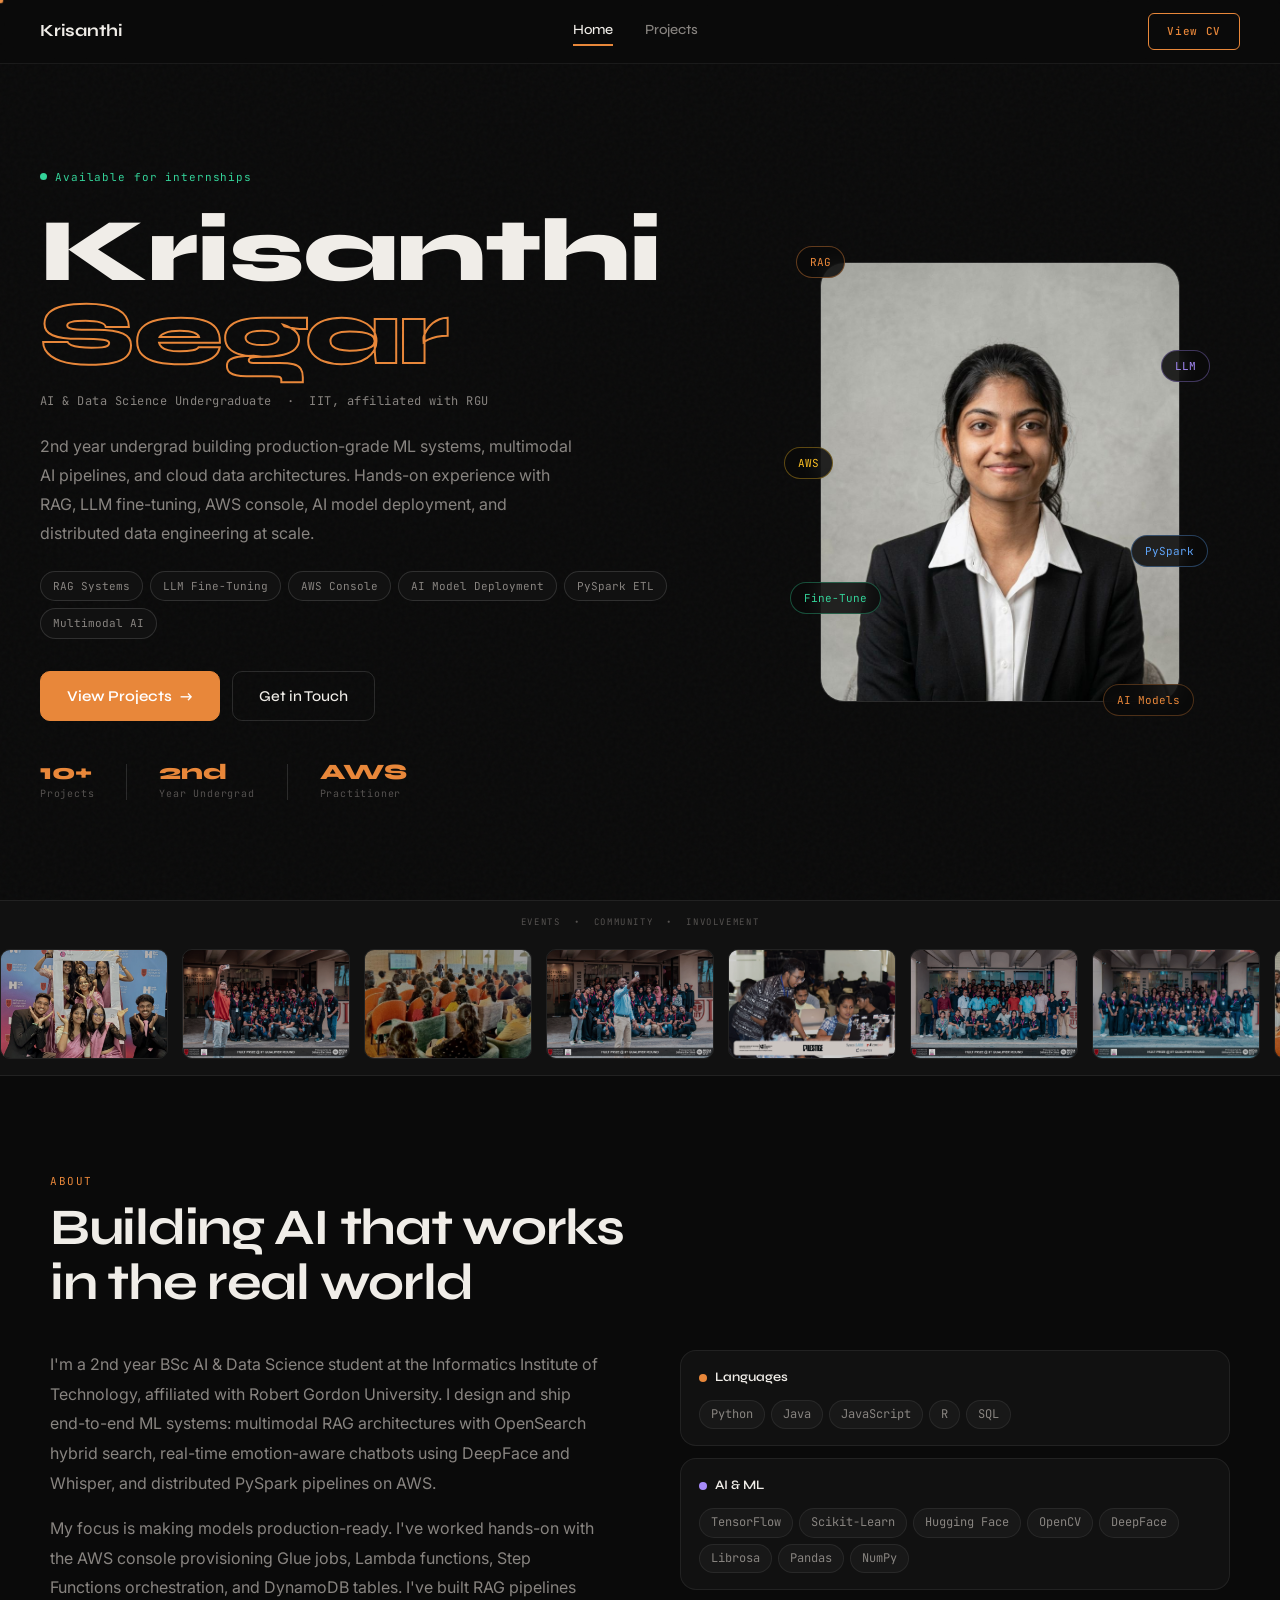
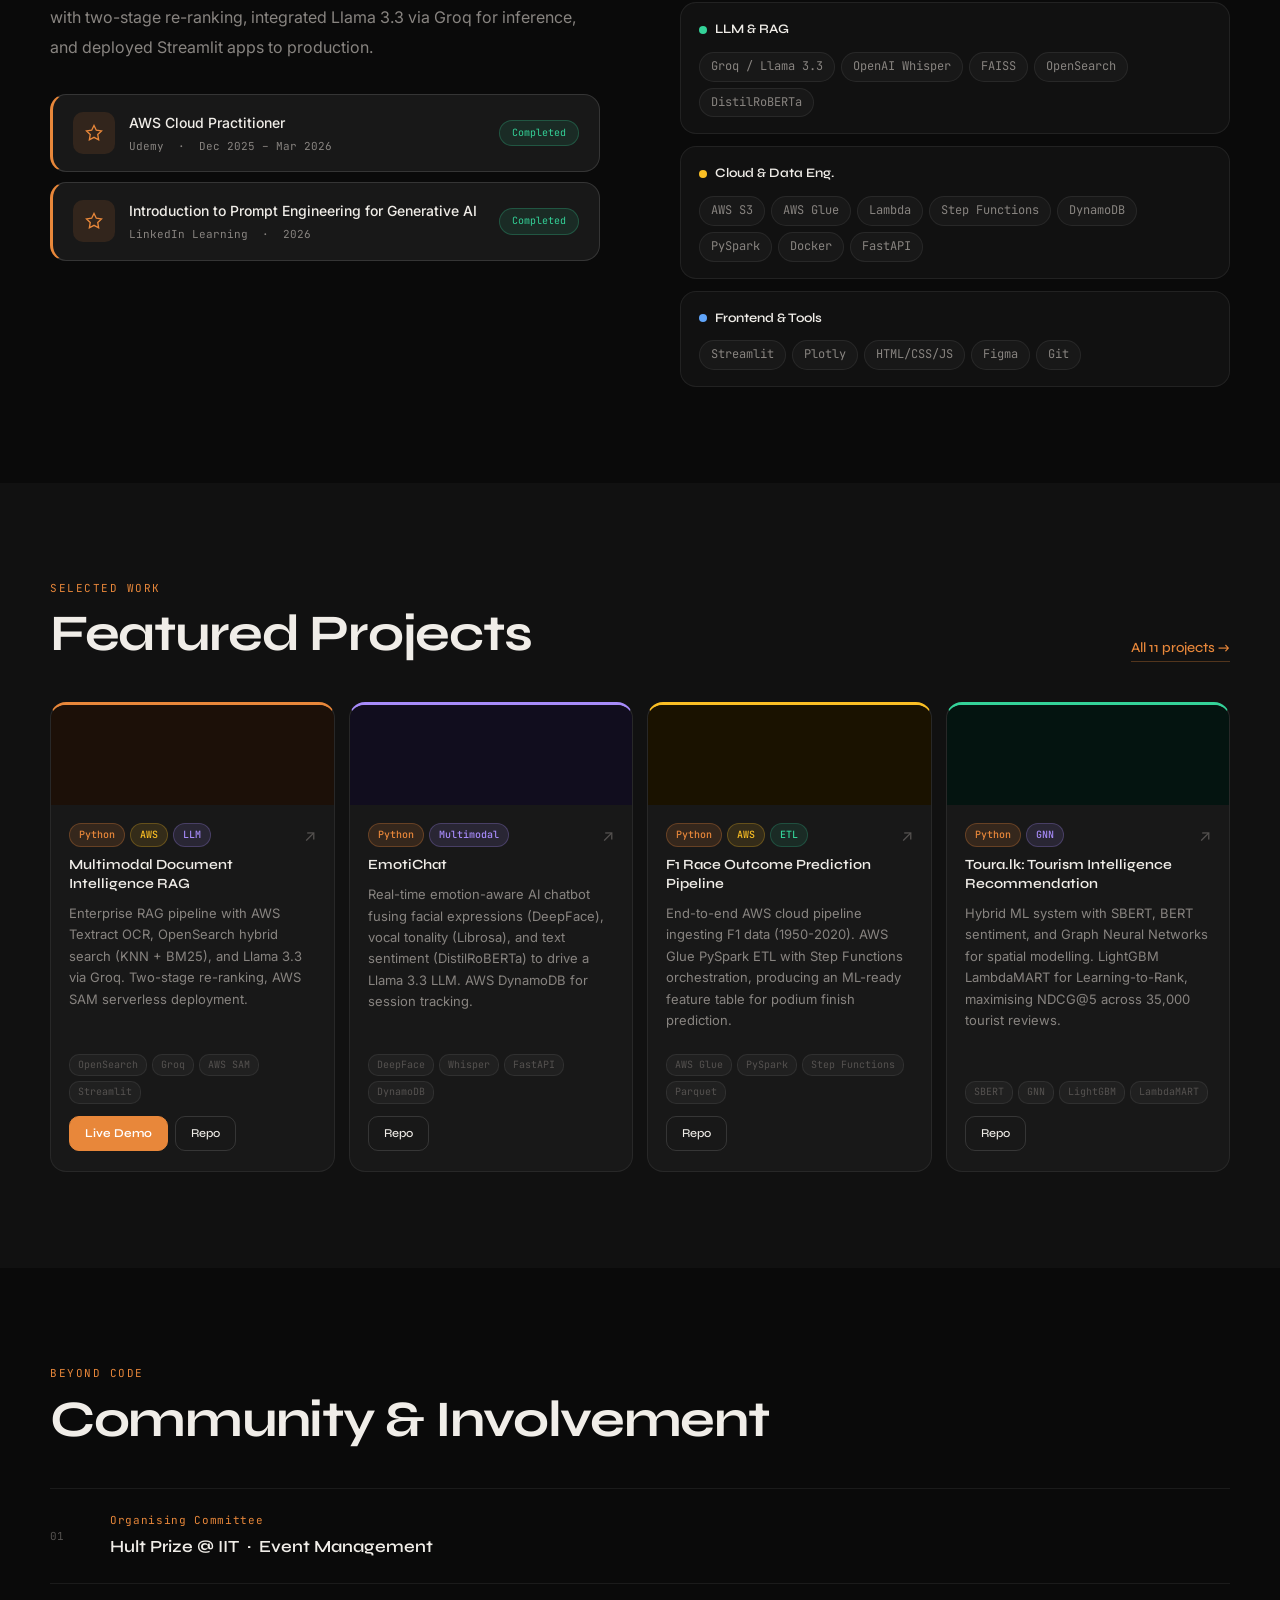
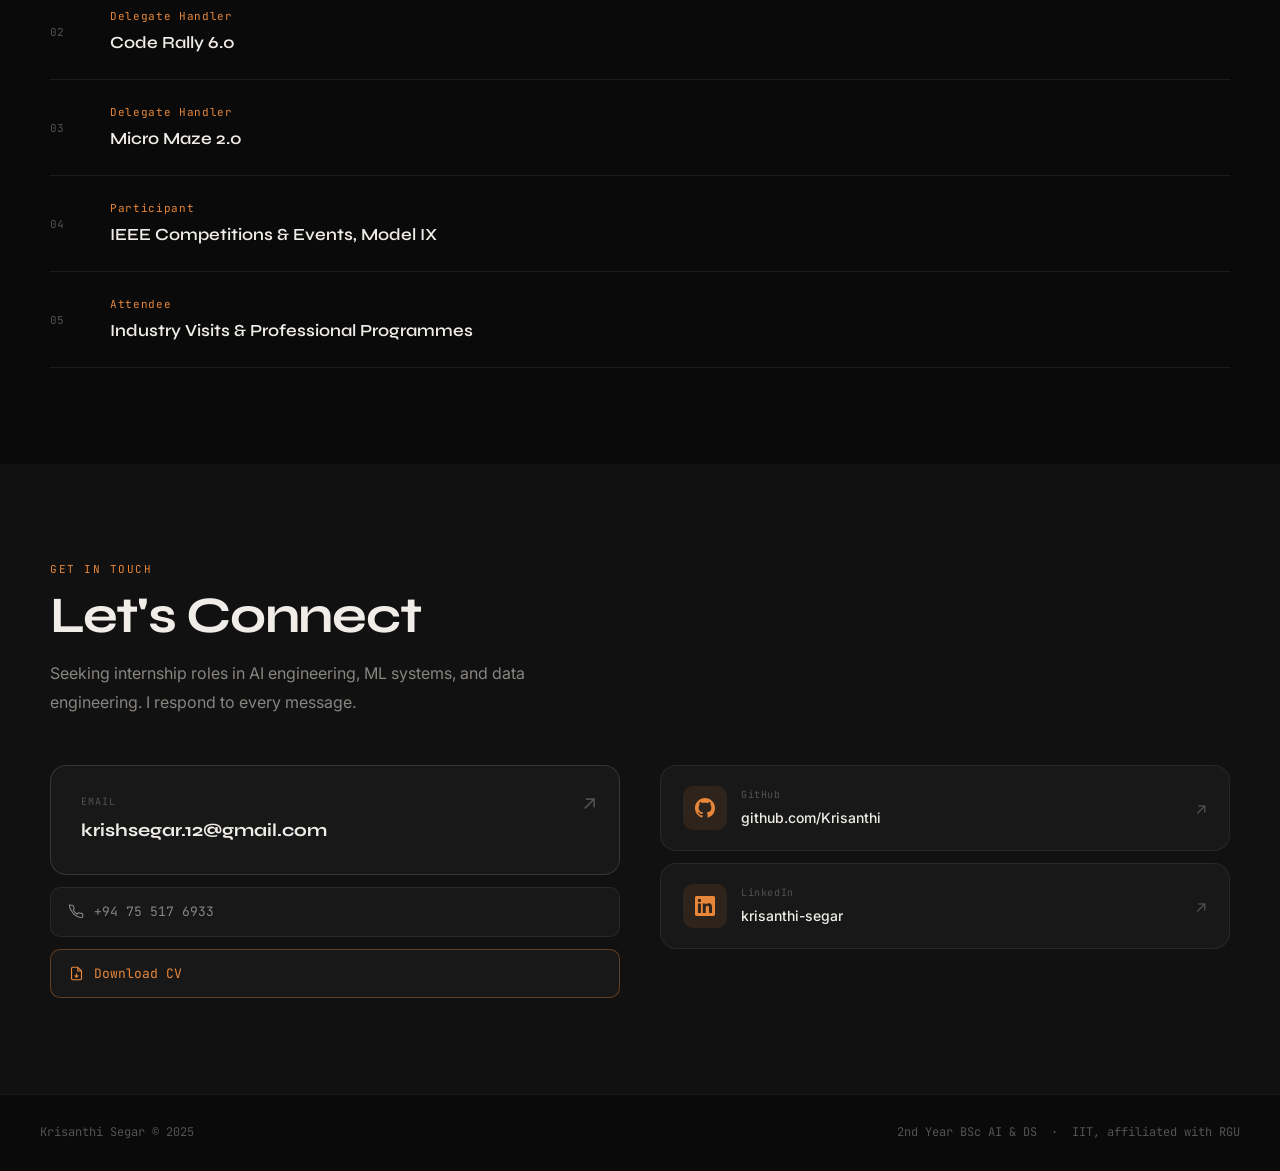
<file: index.html>
<!DOCTYPE html>
<html lang="en">
<head>
  <meta charset="UTF-8">
  <meta name="viewport" content="width=device-width, initial-scale=1.0">
  <title>Krisanthi Segar | AI &amp; Data Science</title>
  <link rel="preconnect" href="https://fonts.googleapis.com">
  <link rel="preconnect" href="https://fonts.gstatic.com" crossorigin>
  <link href="https://fonts.googleapis.com/css2?family=Syne:wght@400;500;600;700;800&family=Inter:wght@300;400;500&family=JetBrains+Mono:wght@400;500&display=swap" rel="stylesheet">
  <link rel="stylesheet" href="css/style.css">
</head>
<body>

<div class="cursor" id="cursor"></div>

<!-- NAV -->
<nav class="nav" id="nav">
  <a href="index.html" class="nav-logo">Krisanthi</a>
  <div class="nav-links">
    <a href="index.html" class="nav-link active">Home</a>
    <a href="projects.html" class="nav-link">Projects</a>
  </div>
  <a href="assets/cv.pdf" target="_blank" class="nav-hire">View CV</a>
</nav>

<!-- ══════════ HERO ══════════ -->
<section class="hero">
  <div class="hero-noise"></div>

  <div class="hero-left">
    <div class="hero-status">
      <span class="pulse"></span>Available for internships
    </div>
    <h1 class="hero-h1">
      <span class="h1-top">Krisanthi</span>
      <span class="h1-btm">Segar</span>
    </h1>
    <p class="hero-tag">AI &amp; Data Science Undergraduate &nbsp;·&nbsp; IIT, affiliated with RGU</p>
    <p class="hero-bio">
      2nd year undergrad building production-grade ML systems, multimodal AI pipelines, and cloud data architectures. Hands-on experience with RAG, LLM fine-tuning, AWS console, AI model deployment, and distributed data engineering at scale.
    </p>

    <div class="xp-pills">
      <span class="xp">RAG Systems</span>
      <span class="xp">LLM Fine-Tuning</span>
      <span class="xp">AWS Console</span>
      <span class="xp">AI Model Deployment</span>
      <span class="xp">PySpark ETL</span>
      <span class="xp">Multimodal AI</span>
    </div>

    <div class="hero-btns">
      <a href="projects.html" class="btn-fill">View Projects <span class="arr">&#8594;</span></a>
      <a href="#contact" class="btn-line">Get in Touch</a>
    </div>

    <div class="hero-stats">
      <div class="hstat">
        <span class="hstat-n">10+</span>
        <span class="hstat-l">Projects</span>
      </div>
      <div class="hstat-div"></div>
      <div class="hstat">
        <span class="hstat-n">2nd</span>
        <span class="hstat-l">Year Undergrad</span>
      </div>
      <div class="hstat-div"></div>
      <div class="hstat">
        <span class="hstat-n">AWS</span>
        <span class="hstat-l">Practitioner</span>
      </div>
    </div>
  </div>

  <div class="hero-right">
    <div class="hero-img-wrap">
      <img src="assets/profile.jpg" alt="Krisanthi Segar" class="hero-img" onerror="this.style.display='none';document.getElementById('fallback').style.display='flex'">
      <div class="hero-img-fallback" id="fallback">KS</div>

      <!-- floating skill nodes -->
      <div class="fnode fn1">RAG</div>
      <div class="fnode fn2">LLM</div>
      <div class="fnode fn3">AWS</div>
      <div class="fnode fn4">PySpark</div>
      <div class="fnode fn5">Fine-Tune</div>
      <div class="fnode fn6">AI Models</div>
    </div>
  </div>
</section>

<!-- ══════════ TAPE ══════════ -->
<div class="tape-wrap">
  <p class="tape-eyebrow">Events &nbsp;&bull;&nbsp; Community &nbsp;&bull;&nbsp; Involvement</p>
  <div class="tape-slider">
    <div class="tape-track" id="tapeTrack"></div>
  </div>
</div>

<!-- ══════════ ABOUT + STACK ══════════ -->
<section class="section about-section" id="about">
  <div class="wrap">

    <div class="about-header">
      <p class="eyebrow">About</p>
      <h2 class="sec-h">Building AI that works<br>in the real world</h2>
    </div>

    <div class="about-grid">
      <div class="about-copy">
        <p>I'm a 2nd year BSc AI &amp; Data Science student at the Informatics Institute of Technology, affiliated with Robert Gordon University. I design and ship end-to-end ML systems: multimodal RAG architectures with OpenSearch hybrid search, real-time emotion-aware chatbots using DeepFace and Whisper, and distributed PySpark pipelines on AWS.</p>
        <p>My focus is making models production-ready. I've worked hands-on with the AWS console provisioning Glue jobs, Lambda functions, Step Functions orchestration, and DynamoDB tables. I've built RAG pipelines with two-stage re-ranking, integrated Llama 3.3 via Groq for inference, and deployed Streamlit apps to production.</p>
        <div class="cert-row">
          <div class="cert-ic">
            <svg width="18" height="18" viewBox="0 0 24 24" fill="none" stroke="currentColor" stroke-width="1.8"><path d="M12 2l3.09 6.26L22 9.27l-5 4.87 1.18 6.88L12 17.77l-6.18 3.25L7 14.14 2 9.27l6.91-1.01L12 2z"/></svg>
          </div>
          <div>
            <div class="cert-name">AWS Cloud Practitioner</div>
            <div class="cert-meta">Udemy &nbsp;&middot;&nbsp; Dec 2025 &ndash; Mar 2026</div>
          </div>
          <span class="cert-tag">Completed</span>
        </div>
        <div class="cert-row" style="margin-top:10px">
          <div class="cert-ic">
            <svg width="18" height="18" viewBox="0 0 24 24" fill="none" stroke="currentColor" stroke-width="1.8"><path d="M12 2l3.09 6.26L22 9.27l-5 4.87 1.18 6.88L12 17.77l-6.18 3.25L7 14.14 2 9.27l6.91-1.01L12 2z"/></svg>
          </div>
          <div>
            <div class="cert-name">Introduction to Prompt Engineering for Generative AI</div>
            <div class="cert-meta">LinkedIn Learning &nbsp;&middot;&nbsp; 2026</div>
          </div>
          <span class="cert-tag">Completed</span>
        </div>
      </div>

      <div class="stack-grid">
        <div class="sg-block" style="--dot:#E8873A">
          <div class="sg-head"><span class="sg-dot"></span>Languages</div>
          <div class="sg-chips"><span>Python</span><span>Java</span><span>JavaScript</span><span>R</span><span>SQL</span></div>
        </div>
        <div class="sg-block" style="--dot:#A78BFA">
          <div class="sg-head"><span class="sg-dot"></span>AI &amp; ML</div>
          <div class="sg-chips"><span>TensorFlow</span><span>Scikit-Learn</span><span>Hugging Face</span><span>OpenCV</span><span>DeepFace</span><span>Librosa</span><span>Pandas</span><span>NumPy</span></div>
        </div>
        <div class="sg-block" style="--dot:#34D399">
          <div class="sg-head"><span class="sg-dot"></span>LLM &amp; RAG</div>
          <div class="sg-chips"><span>Groq / Llama 3.3</span><span>OpenAI Whisper</span><span>FAISS</span><span>OpenSearch</span><span>DistilRoBERTa</span></div>
        </div>
        <div class="sg-block" style="--dot:#FBBF24">
          <div class="sg-head"><span class="sg-dot"></span>Cloud &amp; Data Eng.</div>
          <div class="sg-chips"><span>AWS S3</span><span>AWS Glue</span><span>Lambda</span><span>Step Functions</span><span>DynamoDB</span><span>PySpark</span><span>Docker</span><span>FastAPI</span></div>
        </div>
        <div class="sg-block" style="--dot:#60A5FA">
          <div class="sg-head"><span class="sg-dot"></span>Frontend &amp; Tools</div>
          <div class="sg-chips"><span>Streamlit</span><span>Plotly</span><span>HTML/CSS/JS</span><span>Figma</span><span>Git</span></div>
        </div>
      </div>
    </div>
  </div>
</section>

<!-- ══════════ FEATURED PROJECTS (1x4 row) ══════════ -->
<section class="section feat-section">
  <div class="wrap">
    <div class="sec-row">
      <div>
        <p class="eyebrow">Selected Work</p>
        <h2 class="sec-h">Featured Projects</h2>
      </div>
      <a href="projects.html" class="see-all">All 11 projects &#8594;</a>
    </div>

    <!-- 1x4 horizontal row, same card style as projects page -->
    <div class="feat-row">

      <!-- 1 RAG -->
      <article class="pcard" style="--bar:#E8873A">
        <div class="pcard-art feat-art" style="background:#1C1008">
</div>
        <div class="pcard-body">
          <div class="pcard-top">
            <div class="badges"><span class="b b-py">Python</span><span class="b b-aws">AWS</span><span class="b b-ai">LLM</span></div>
            <a href="https://github.com/Krisanthi/Multimodal-Document-Intelligence-RAG-System" target="_blank" class="ext-link">&#8599;</a>
          </div>
          <h3 class="pcard-name">Multimodal Document Intelligence RAG</h3>
          <p class="pcard-desc">Enterprise RAG pipeline with AWS Textract OCR, OpenSearch hybrid search (KNN + BM25), and Llama 3.3 via Groq. Two-stage re-ranking, AWS SAM serverless deployment.</p>
          <div class="ptags"><span>OpenSearch</span><span>Groq</span><span>AWS SAM</span><span>Streamlit</span></div>
          <div class="pbtns">
            <a href="https://multimodal-document-intelligence-rag-system-j9xgrgx8ejsucrmhwx.streamlit.app/#doc-intel-rag" target="_blank" class="btn-fill btn-s">Live Demo</a>
            <a href="https://github.com/Krisanthi/Multimodal-Document-Intelligence-RAG-System" target="_blank" class="btn-line btn-s">Repo</a>
          </div>
        </div>
      </article>

      <!-- 2 EmotiChat -->
      <article class="pcard" style="--bar:#A78BFA">
        <div class="pcard-art feat-art" style="background:#110D1E">
</div>
        <div class="pcard-body">
          <div class="pcard-top">
            <div class="badges"><span class="b b-py">Python</span><span class="b b-ai">Multimodal</span></div>
            <a href="https://github.com/Krisanthi/EmotiChat" target="_blank" class="ext-link">&#8599;</a>
          </div>
          <h3 class="pcard-name">EmotiChat</h3>
          <p class="pcard-desc">Real-time emotion-aware AI chatbot fusing facial expressions (DeepFace), vocal tonality (Librosa), and text sentiment (DistilRoBERTa) to drive a Llama 3.3 LLM. AWS DynamoDB for session tracking.</p>
          <div class="ptags"><span>DeepFace</span><span>Whisper</span><span>FastAPI</span><span>DynamoDB</span></div>
          <div class="pbtns">
            <a href="https://github.com/Krisanthi/EmotiChat" target="_blank" class="btn-line btn-s">Repo</a>
          </div>
        </div>
      </article>

      <!-- 3 F1 Pipeline -->
      <article class="pcard" style="--bar:#FBBF24">
        <div class="pcard-art feat-art" style="background:#1A1200">
</div>
        <div class="pcard-body">
          <div class="pcard-top">
            <div class="badges"><span class="b b-py">Python</span><span class="b b-aws">AWS</span><span class="b b-data">ETL</span></div>
            <a href="https://github.com/Krisanthi/f1-pipeline" target="_blank" class="ext-link">&#8599;</a>
          </div>
          <h3 class="pcard-name">F1 Race Outcome Prediction Pipeline</h3>
          <p class="pcard-desc">End-to-end AWS cloud pipeline ingesting F1 data (1950-2020). AWS Glue PySpark ETL with Step Functions orchestration, producing an ML-ready feature table for podium finish prediction.</p>
          <div class="ptags"><span>AWS Glue</span><span>PySpark</span><span>Step Functions</span><span>Parquet</span></div>
          <div class="pbtns">
            <a href="https://github.com/Krisanthi/f1-pipeline" target="_blank" class="btn-line btn-s">Repo</a>
          </div>
        </div>
      </article>

      <!-- 4 Toura.lk -->
      <article class="pcard" style="--bar:#34D399">
        <div class="pcard-art feat-art" style="background:#041410;">
</div>
        <div class="pcard-body">
          <div class="pcard-top">
            <div class="badges"><span class="b b-py">Python</span><span class="b b-ai">GNN</span></div>
            <a href="https://github.com/Krisanthi/Recommendation-system-Tourism" target="_blank" class="ext-link">&#8599;</a>
          </div>
          <h3 class="pcard-name">Toura.lk: Tourism Intelligence Recommendation</h3>
          <p class="pcard-desc">Hybrid ML system with SBERT, BERT sentiment, and Graph Neural Networks for spatial modelling. LightGBM LambdaMART for Learning-to-Rank, maximising NDCG@5 across 35,000 tourist reviews.</p>
          <div class="ptags"><span>SBERT</span><span>GNN</span><span>LightGBM</span><span>LambdaMART</span></div>
          <div class="pbtns">
            <a href="https://github.com/Krisanthi/Recommendation-system-Tourism" target="_blank" class="btn-line btn-s">Repo</a>
          </div>
        </div>
      </article>

    </div><!-- /feat-row -->
  </div>
</section>

<!-- ══════════ INVOLVEMENT ══════════ -->
<section class="section inv-section">
  <div class="wrap">
    <p class="eyebrow">Beyond Code</p>
    <h2 class="sec-h">Community &amp; Involvement</h2>
    <div class="inv-list">
      <div class="inv-item"><span class="inv-num">01</span><div><div class="inv-role">Organising Committee</div><div class="inv-ev">Hult Prize @ IIT &nbsp;&middot;&nbsp; Event Management</div></div></div>
      <div class="inv-item"><span class="inv-num">02</span><div><div class="inv-role">Delegate Handler</div><div class="inv-ev">Code Rally 6.0</div></div></div>
      <div class="inv-item"><span class="inv-num">03</span><div><div class="inv-role">Delegate Handler</div><div class="inv-ev">Micro Maze 2.0</div></div></div>
      <div class="inv-item"><span class="inv-num">04</span><div><div class="inv-role">Participant</div><div class="inv-ev">IEEE Competitions &amp; Events, Model IX</div></div></div>
      <div class="inv-item"><span class="inv-num">05</span><div><div class="inv-role">Attendee</div><div class="inv-ev">Industry Visits &amp; Professional Programmes</div></div></div>
    </div>
  </div>
</section>

<!-- ══════════ CONTACT ══════════ -->
<section class="section contact-section" id="contact">
  <div class="wrap">
    <p class="eyebrow">Get in Touch</p>
    <h2 class="sec-h contact-h">Let's Connect</h2>
    <p class="contact-lead">Seeking internship roles in AI engineering, ML systems, and data engineering. I respond to every message.</p>

    <div class="contact-layout">

      <!-- left col: email + phone -->
      <div class="contact-main">
        <a href="mailto:krishsegar.12@gmail.com" class="contact-email-btn">
          <span class="ceb-label">Email</span>
          <span class="ceb-addr">krishsegar.12@gmail.com</span>
          <span class="ceb-arr">&#8599;</span>
        </a>
        <a href="tel:+94755176933" class="contact-phone">
          <svg width="15" height="15" viewBox="0 0 24 24" fill="none" stroke="currentColor" stroke-width="1.8"><path d="M22 16.92v3a2 2 0 01-2.18 2 19.79 19.79 0 01-8.63-3.07A19.5 19.5 0 013.32 9.82a19.79 19.79 0 01-3.07-8.67A2 2 0 012.23 2h3a2 2 0 012 1.72c.127.96.361 1.903.7 2.81a2 2 0 01-.45 2.11L6.91 9.91a16 16 0 006.18 6.18l1.27-1.27a2 2 0 012.11-.45c.907.339 1.85.573 2.81.7A2 2 0 0122 16.92z"/></svg>
          +94 75 517 6933
        </a>
        <a href="assets/cv.pdf" target="_blank" class="contact-phone" style="border-color:rgba(232,135,58,.35);color:var(--acc)">
          <svg width="15" height="15" viewBox="0 0 24 24" fill="none" stroke="currentColor" stroke-width="1.8"><path d="M14 2H6a2 2 0 00-2 2v16a2 2 0 002 2h12a2 2 0 002-2V8z"/><polyline points="14,2 14,8 20,8"/><line x1="12" y1="18" x2="12" y2="12"/><polyline points="9,15 12,18 15,15"/></svg>
          Download CV
        </a>
      </div>

      <!-- right col: GitHub + LinkedIn stacked -->
      <div class="contact-socials">
        <a href="https://github.com/Krisanthi" target="_blank" class="csoc">
          <div class="csoc-icon">
            <svg width="20" height="20" viewBox="0 0 24 24" fill="currentColor"><path d="M12 0C5.37 0 0 5.37 0 12c0 5.31 3.435 9.795 8.205 11.385.6.105.825-.255.825-.57 0-.285-.015-1.23-.015-2.235-3.015.555-3.795-.735-4.035-1.41-.135-.345-.72-1.41-1.23-1.695-.42-.225-1.02-.78-.015-.795.945-.015 1.62.87 1.845 1.23 1.08 1.815 2.805 1.305 3.495.99.105-.78.42-1.305.765-1.605-2.67-.3-5.46-1.335-5.46-5.925 0-1.305.465-2.385 1.23-3.225-.12-.3-.54-1.53.12-3.18 0 0 1.005-.315 3.3 1.23.96-.27 1.98-.405 3-.405s2.04.135 3 .405c2.295-1.56 3.3-1.23 3.3-1.23.66 1.65.24 2.88.12 3.18.765.84 1.23 1.905 1.23 3.225 0 4.605-2.805 5.625-5.475 5.925.435.375.81 1.095.81 2.22 0 1.605-.015 2.895-.015 3.3 0 .315.225.69.825.57A12.02 12.02 0 0024 12c0-6.63-5.37-12-12-12z"/></svg>
          </div>
          <div class="csoc-text">
            <span class="csoc-label">GitHub</span>
            <span class="csoc-val">github.com/Krisanthi</span>
          </div>
          <span class="csoc-arr">&#8599;</span>
        </a>
        <a href="https://www.linkedin.com/in/krisanthi-segar-173281355/" target="_blank" class="csoc">
          <div class="csoc-icon">
            <svg width="20" height="20" viewBox="0 0 24 24" fill="currentColor"><path d="M20.447 20.452h-3.554v-5.569c0-1.328-.027-3.037-1.852-3.037-1.853 0-2.136 1.445-2.136 2.939v5.667H9.351V9h3.414v1.561h.046c.477-.9 1.637-1.85 3.37-1.85 3.601 0 4.267 2.37 4.267 5.455v6.286zM5.337 7.433a2.062 2.062 0 01-2.063-2.065 2.064 2.064 0 112.063 2.065zm1.782 13.019H3.555V9h3.564v11.452zM22.225 0H1.771C.792 0 0 .774 0 1.729v20.542C0 23.227.792 24 1.771 24h20.451C23.2 24 24 23.227 24 22.271V1.729C24 .774 23.2 0 22.222 0h.003z"/></svg>
          </div>
          <div class="csoc-text">
            <span class="csoc-label">LinkedIn</span>
            <span class="csoc-val">krisanthi-segar</span>
          </div>
          <span class="csoc-arr">&#8599;</span>
        </a>
      </div>

    </div>
  </div>
</section>

<footer class="footer">
  <span>Krisanthi Segar &copy; 2025</span>
  <span>2nd Year BSc AI &amp; DS &nbsp;&middot;&nbsp; IIT, affiliated with RGU</span>
</footer>

<script src="js/main.js"></script>
</body>
</html>
</file>
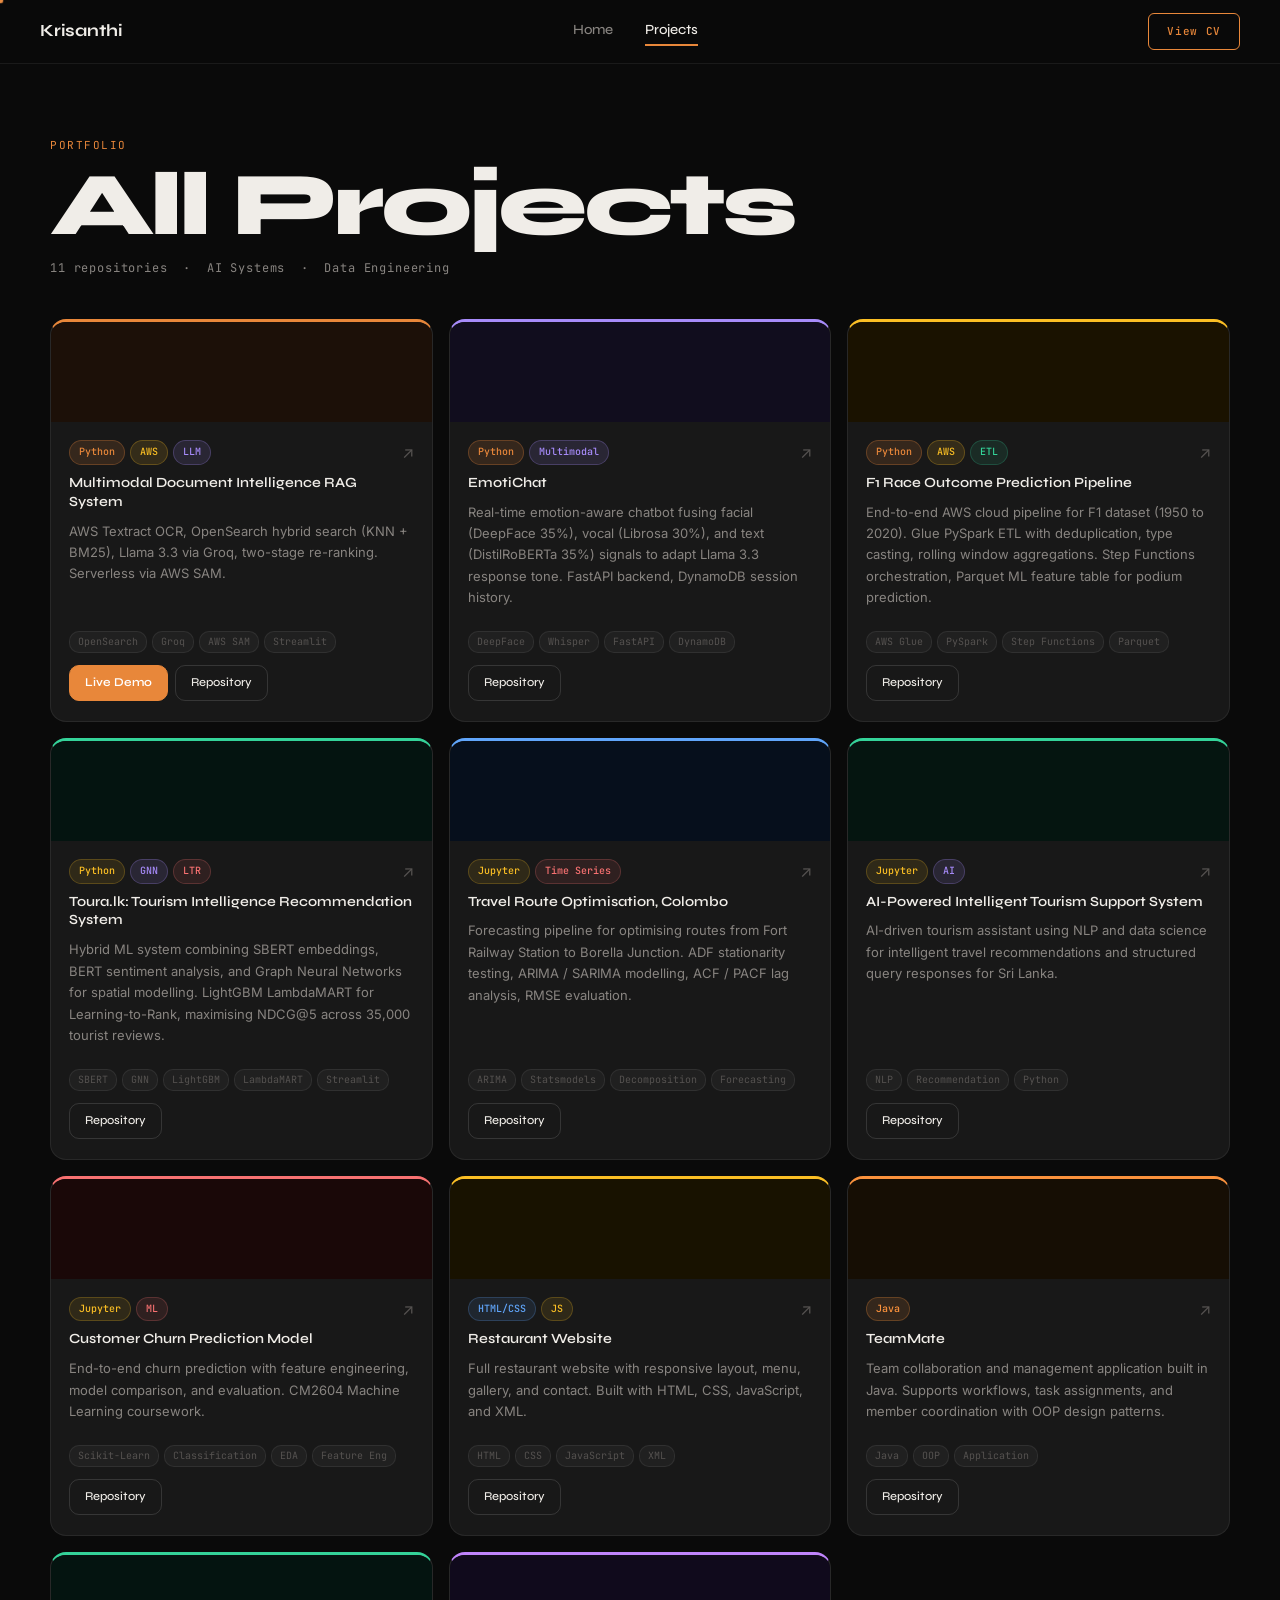
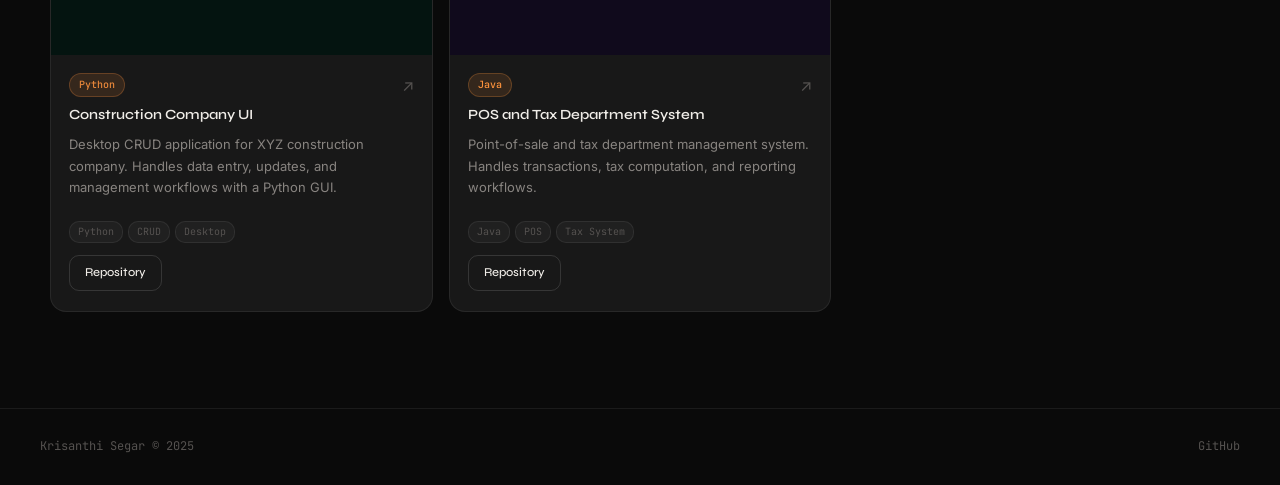
<file: projects.html>
<!DOCTYPE html>
<html lang="en">
<head>
  <meta charset="UTF-8">
  <meta name="viewport" content="width=device-width, initial-scale=1.0">
  <title>Projects | Krisanthi Segar</title>
  <link rel="preconnect" href="https://fonts.googleapis.com">
  <link rel="preconnect" href="https://fonts.gstatic.com" crossorigin>
  <link href="https://fonts.googleapis.com/css2?family=Syne:wght@400;500;600;700;800&family=Inter:wght@300;400;500&family=JetBrains+Mono:wght@400;500&display=swap" rel="stylesheet">
  <link rel="stylesheet" href="css/style.css">
</head>
<body>

<div class="cursor" id="cursor"></div>

<nav class="nav" id="nav">
  <a href="index.html" class="nav-logo">Krisanthi</a>
  <div class="nav-links">
    <a href="index.html" class="nav-link">Home</a>
    <a href="projects.html" class="nav-link active">Projects</a>
  </div>
  <a href="assets/cv.pdf" target="_blank" class="nav-hire">View CV</a>
</nav>

<section class="page-hero">
  <div class="wrap">
    <p class="eyebrow">Portfolio</p>
    <h1 class="page-title">All Projects</h1>
    <p class="page-sub">11 repositories &nbsp;&middot;&nbsp; AI Systems &nbsp;&middot;&nbsp; Data Engineering</p>
  </div>
</section>

<section class="proj-section">
  <div class="wrap">
    <div class="proj-grid">

      <!-- 1 RAG -->
      <article class="pcard" style="--bar:#E8873A">
        <div class="pcard-art" style="background:#1C1008;"></div>
        <div class="pcard-body">
          <div class="pcard-top"><div class="badges"><span class="b b-py">Python</span><span class="b b-aws">AWS</span><span class="b b-ai">LLM</span></div><a href="https://github.com/Krisanthi/Multimodal-Document-Intelligence-RAG-System" target="_blank" class="ext-link">&#8599;</a></div>
          <h3 class="pcard-name">Multimodal Document Intelligence RAG System</h3>
          <p class="pcard-desc">AWS Textract OCR, OpenSearch hybrid search (KNN + BM25), Llama 3.3 via Groq, two-stage re-ranking. Serverless via AWS SAM.</p>
          <div class="ptags"><span>OpenSearch</span><span>Groq</span><span>AWS SAM</span><span>Streamlit</span></div>
          <div class="pbtns"><a href="https://multimodal-document-intelligence-rag-system-j9xgrgx8ejsucrmhwx.streamlit.app/#doc-intel-rag" target="_blank" class="btn-fill btn-s">Live Demo</a><a href="https://github.com/Krisanthi/Multimodal-Document-Intelligence-RAG-System" target="_blank" class="btn-line btn-s">Repository</a></div>
        </div>
      </article>

      <!-- 2 EmotiChat -->
      <article class="pcard" style="--bar:#A78BFA">
        <div class="pcard-art" style="background:#110D1E;"></div>
        <div class="pcard-body">
          <div class="pcard-top"><div class="badges"><span class="b b-py">Python</span><span class="b b-ai">Multimodal</span></div><a href="https://github.com/Krisanthi/EmotiChat" target="_blank" class="ext-link">&#8599;</a></div>
          <h3 class="pcard-name">EmotiChat</h3>
          <p class="pcard-desc">Real-time emotion-aware chatbot fusing facial (DeepFace 35%), vocal (Librosa 30%), and text (DistilRoBERTa 35%) signals to adapt Llama 3.3 response tone. FastAPI backend, DynamoDB session history.</p>
          <div class="ptags"><span>DeepFace</span><span>Whisper</span><span>FastAPI</span><span>DynamoDB</span></div>
          <div class="pbtns"><a href="https://github.com/Krisanthi/EmotiChat" target="_blank" class="btn-line btn-s">Repository</a></div>
        </div>
      </article>

      <!-- 3 F1 Pipeline -->
      <article class="pcard" style="--bar:#FBBF24">
        <div class="pcard-art" style="background:#1A1200;"></div>
        <div class="pcard-body">
          <div class="pcard-top"><div class="badges"><span class="b b-py">Python</span><span class="b b-aws">AWS</span><span class="b b-data">ETL</span></div><a href="https://github.com/Krisanthi/f1-pipeline" target="_blank" class="ext-link">&#8599;</a></div>
          <h3 class="pcard-name">F1 Race Outcome Prediction Pipeline</h3>
          <p class="pcard-desc">End-to-end AWS cloud pipeline for F1 dataset (1950 to 2020). Glue PySpark ETL with deduplication, type casting, rolling window aggregations. Step Functions orchestration, Parquet ML feature table for podium prediction.</p>
          <div class="ptags"><span>AWS Glue</span><span>PySpark</span><span>Step Functions</span><span>Parquet</span></div>
          <div class="pbtns"><a href="https://github.com/Krisanthi/f1-pipeline" target="_blank" class="btn-line btn-s">Repository</a></div>
        </div>
      </article>

      <!-- 4 Toura.lk Recommendation -->
      <article class="pcard" style="--bar:#34D399">
        <div class="pcard-art" style="background:#041410;"></div>
        <div class="pcard-body">
          <div class="pcard-top"><div class="badges"><span class="b b-nb">Python</span><span class="b b-ai">GNN</span><span class="b b-ml">LTR</span></div><a href="https://github.com/Krisanthi/Recommendation-system-Tourism" target="_blank" class="ext-link">&#8599;</a></div>
          <h3 class="pcard-name">Toura.lk: Tourism Intelligence Recommendation System</h3>
          <p class="pcard-desc">Hybrid ML system combining SBERT embeddings, BERT sentiment analysis, and Graph Neural Networks for spatial modelling. LightGBM LambdaMART for Learning-to-Rank, maximising NDCG@5 across 35,000 tourist reviews.</p>
          <div class="ptags"><span>SBERT</span><span>GNN</span><span>LightGBM</span><span>LambdaMART</span><span>Streamlit</span></div>
          <div class="pbtns"><a href="https://github.com/Krisanthi/Recommendation-system-Tourism" target="_blank" class="btn-line btn-s">Repository</a></div>
        </div>
      </article>

      <!-- 5 Travel Route -->
      <article class="pcard" style="--bar:#60A5FA">
        <div class="pcard-art" style="background:#060F1C;"></div>
        <div class="pcard-body">
          <div class="pcard-top"><div class="badges"><span class="b b-nb">Jupyter</span><span class="b b-ml">Time Series</span></div><a href="https://github.com/Krisanthi/Optimisation-of-Travel-Routes-in-Colombo-Using-Python" target="_blank" class="ext-link">&#8599;</a></div>
          <h3 class="pcard-name">Travel Route Optimisation, Colombo</h3>
          <p class="pcard-desc">Forecasting pipeline for optimising routes from Fort Railway Station to Borella Junction. ADF stationarity testing, ARIMA / SARIMA modelling, ACF / PACF lag analysis, RMSE evaluation.</p>
          <div class="ptags"><span>ARIMA</span><span>Statsmodels</span><span>Decomposition</span><span>Forecasting</span></div>
          <div class="pbtns"><a href="https://github.com/Krisanthi/Optimisation-of-Travel-Routes-in-Colombo-Using-Python" target="_blank" class="btn-line btn-s">Repository</a></div>
        </div>
      </article>

      <!-- 6 AI Tourism Support -->
      <article class="pcard" style="--bar:#34D399">
        <div class="pcard-art" style="background:#051510;"></div>
        <div class="pcard-body">
          <div class="pcard-top"><div class="badges"><span class="b b-nb">Jupyter</span><span class="b b-ai">AI</span></div><a href="https://github.com/Krisanthi/AI-Powered-Intelligent-Tourism-Support-System" target="_blank" class="ext-link">&#8599;</a></div>
          <h3 class="pcard-name">AI-Powered Intelligent Tourism Support System</h3>
          <p class="pcard-desc">AI-driven tourism assistant using NLP and data science for intelligent travel recommendations and structured query responses for Sri Lanka.</p>
          <div class="ptags"><span>NLP</span><span>Recommendation</span><span>Python</span></div>
          <div class="pbtns"><a href="https://github.com/Krisanthi/AI-Powered-Intelligent-Tourism-Support-System" target="_blank" class="btn-line btn-s">Repository</a></div>
        </div>
      </article>

      <!-- 7 Churn -->
      <article class="pcard" style="--bar:#F87171">
        <div class="pcard-art" style="background:#1A0808;"></div>
        <div class="pcard-body">
          <div class="pcard-top"><div class="badges"><span class="b b-nb">Jupyter</span><span class="b b-ml">ML</span></div><a href="https://github.com/Krisanthi/Customer-Churn-Prediction-Model" target="_blank" class="ext-link">&#8599;</a></div>
          <h3 class="pcard-name">Customer Churn Prediction Model</h3>
          <p class="pcard-desc">End-to-end churn prediction with feature engineering, model comparison, and evaluation. CM2604 Machine Learning coursework.</p>
          <div class="ptags"><span>Scikit-Learn</span><span>Classification</span><span>EDA</span><span>Feature Eng</span></div>
          <div class="pbtns"><a href="https://github.com/Krisanthi/Customer-Churn-Prediction-Model" target="_blank" class="btn-line btn-s">Repository</a></div>
        </div>
      </article>

      <!-- 7 Restaurant -->
      <article class="pcard" style="--bar:#FBBF24">
        <div class="pcard-art" style="background:#181200;"></div>
        <div class="pcard-body">
          <div class="pcard-top"><div class="badges"><span class="b b-css">HTML/CSS</span><span class="b b-js">JS</span></div><a href="https://github.com/Krisanthi/Restaurant-Website" target="_blank" class="ext-link">&#8599;</a></div>
          <h3 class="pcard-name">Restaurant Website</h3>
          <p class="pcard-desc">Full restaurant website with responsive layout, menu, gallery, and contact. Built with HTML, CSS, JavaScript, and XML.</p>
          <div class="ptags"><span>HTML</span><span>CSS</span><span>JavaScript</span><span>XML</span></div>
          <div class="pbtns"><a href="https://github.com/Krisanthi/Restaurant-Website" target="_blank" class="btn-line btn-s">Repository</a></div>
        </div>
      </article>

      <!-- 8 TeamMate -->
      <article class="pcard" style="--bar:#FB923C">
        <div class="pcard-art" style="background:#160E04;"></div>
        <div class="pcard-body">
          <div class="pcard-top"><div class="badges"><span class="b b-java">Java</span></div><a href="https://github.com/Krisanthi/TeamMate" target="_blank" class="ext-link">&#8599;</a></div>
          <h3 class="pcard-name">TeamMate</h3>
          <p class="pcard-desc">Team collaboration and management application built in Java. Supports workflows, task assignments, and member coordination with OOP design patterns.</p>
          <div class="ptags"><span>Java</span><span>OOP</span><span>Application</span></div>
          <div class="pbtns"><a href="https://github.com/Krisanthi/TeamMate" target="_blank" class="btn-line btn-s">Repository</a></div>
        </div>
      </article>

      <!-- 9 Construction UI -->
      <article class="pcard" style="--bar:#34D399">
        <div class="pcard-art" style="background:#041410;"></div>
        <div class="pcard-body">
          <div class="pcard-top"><div class="badges"><span class="b b-py">Python</span></div><a href="https://github.com/Krisanthi/construction-company-UI-with-python." target="_blank" class="ext-link">&#8599;</a></div>
          <h3 class="pcard-name">Construction Company UI</h3>
          <p class="pcard-desc">Desktop CRUD application for XYZ construction company. Handles data entry, updates, and management workflows with a Python GUI.</p>
          <div class="ptags"><span>Python</span><span>CRUD</span><span>Desktop</span></div>
          <div class="pbtns"><a href="https://github.com/Krisanthi/construction-company-UI-with-python." target="_blank" class="btn-line btn-s">Repository</a></div>
        </div>
      </article>

      <!-- 10 POS System -->
      <article class="pcard" style="--bar:#C084FC">
        <div class="pcard-art" style="background:#100A1C;"></div>
        <div class="pcard-body">
          <div class="pcard-top"><div class="badges"><span class="b b-java">Java</span></div><a href="https://github.com/Krisanthi/pos-system-and-tax-department-system" target="_blank" class="ext-link">&#8599;</a></div>
          <h3 class="pcard-name">POS and Tax Department System</h3>
          <p class="pcard-desc">Point-of-sale and tax department management system. Handles transactions, tax computation, and reporting workflows.</p>
          <div class="ptags"><span>Java</span><span>POS</span><span>Tax System</span></div>
          <div class="pbtns"><a href="https://github.com/Krisanthi/pos-system-and-tax-department-system" target="_blank" class="btn-line btn-s">Repository</a></div>
        </div>
      </article>

    </div>
  </div>
</section>

<footer class="footer">
  <span>Krisanthi Segar &copy; 2025</span>
  <a href="https://github.com/Krisanthi" target="_blank" style="color:var(--txt3);font-family:var(--ff-m);font-size:12px;transition:color .2s" onmouseover="this.style.color='var(--acc)'" onmouseout="this.style.color='var(--txt3)'">GitHub</a>
</footer>

<script src="js/main.js"></script>
</body>
</html>
</file>
<file: css/style.css>
/* =============================================================
   KRISANTHI SEGAR — Portfolio v3
   Dark, bold, no em-dashes, engaging, professional
============================================================= */
:root {
  --bg:      #0A0A0A;
  --bg2:     #111111;
  --bg3:     #181818;
  --bg4:     #202020;
  --brd:     rgba(255,255,255,0.07);
  --brd2:    rgba(255,255,255,0.13);
  --brd3:    rgba(255,255,255,0.2);
  --txt:     #F0EDE8;
  --txt2:    #888480;
  --txt3:    #555250;
  --acc:     #E8873A;
  --acc2:    #FBBF24;
  --grn:     #34D399;
  --pur:     #A78BFA;
  --blu:     #60A5FA;
  --red:     #F87171;
  --pnk:     #C084FC;

  --ff-h:    'Syne', sans-serif;
  --ff-b:    'Inter', sans-serif;
  --ff-m:    'JetBrains Mono', monospace;

  --r1: 6px;  --r2: 10px;  --r3: 16px;  --r4: 24px;
  --nav: 64px;
  --sh: 0 4px 40px rgba(0,0,0,.65);
}

*,*::before,*::after{box-sizing:border-box;margin:0;padding:0}
html{scroll-behavior:smooth}
body{font-family:var(--ff-b);background:var(--bg);color:var(--txt);font-size:16px;line-height:1.65;overflow-x:hidden;-webkit-font-smoothing:antialiased}
a{color:inherit;text-decoration:none}
img{display:block;max-width:100%}
p{margin-bottom:1em}
p:last-child{margin-bottom:0}

.wrap{width:min(1180px,100% - 3rem);margin-inline:auto}

/* ── CURSOR ── */
.cursor{width:7px;height:7px;border-radius:50%;background:var(--acc);position:fixed;pointer-events:none;z-index:9999;transform:translate(-50%,-50%);transition:transform .15s,opacity .3s;mix-blend-mode:screen}

/* ══════════ NAV ══════════ */
.nav{position:fixed;top:0;left:0;right:0;z-index:100;height:var(--nav);display:flex;align-items:center;justify-content:space-between;padding:0 2.5rem;background:rgba(10,10,10,.82);backdrop-filter:blur(18px);border-bottom:1px solid var(--brd);transition:border-color .3s}
.nav.scrolled{border-bottom-color:var(--brd2)}
.nav-logo{font-family:var(--ff-h);font-size:17px;font-weight:700;color:var(--txt);letter-spacing:-.01em}
.nav-links{display:flex;gap:2rem}
.nav-link{font-family:var(--ff-h);font-size:14px;font-weight:500;color:var(--txt2);transition:color .2s;position:relative;padding-bottom:3px}
.nav-link::after{content:'';position:absolute;bottom:-1px;left:0;right:100%;height:1.5px;background:var(--acc);transition:right .3s}
.nav-link:hover,.nav-link.active{color:var(--txt)}
.nav-link:hover::after,.nav-link.active::after{right:0}
.nav-hire{font-family:var(--ff-m);font-size:11px;font-weight:500;letter-spacing:.06em;padding:8px 18px;border:1px solid var(--acc);border-radius:var(--r1);color:var(--acc);transition:background .2s,color .2s}
.nav-hire:hover{background:var(--acc);color:#fff}

/* ══════════ HERO ══════════ */
.hero{min-height:100svh;padding-top:var(--nav);display:grid;grid-template-columns:1fr 480px;gap:4rem;align-items:center;padding-inline:2.5rem;max-width:1300px;margin-inline:auto;position:relative}
.hero-noise{position:fixed;inset:0;background-image:url("data:image/svg+xml,%3Csvg viewBox='0 0 256 256' xmlns='http://www.w3.org/2000/svg'%3E%3Cfilter id='n'%3E%3CfeTurbulence type='fractalNoise' baseFrequency='.9' numOctaves='4' stitchTiles='stitch'/%3E%3C/filter%3E%3Crect width='100%25' height='100%25' filter='url(%23n)' opacity='.028'/%3E%3C/svg%3E");pointer-events:none;z-index:0}

.hero-status{display:inline-flex;align-items:center;gap:8px;font-family:var(--ff-m);font-size:11px;letter-spacing:.08em;color:var(--grn);margin-bottom:1.5rem;opacity:0;animation:up .6s .1s forwards}
.pulse{width:7px;height:7px;border-radius:50%;background:var(--grn);animation:blink 2s infinite}
@keyframes blink{0%,100%{box-shadow:0 0 0 0 rgba(52,211,153,.4)}50%{box-shadow:0 0 0 5px rgba(52,211,153,0)}}

.hero-h1{font-family:var(--ff-h);font-weight:800;letter-spacing:-.04em;line-height:.93;margin-bottom:1rem;opacity:0;animation:up .7s .22s forwards}
.h1-top{display:block;font-size:clamp(56px,7vw,100px);color:var(--txt)}
.h1-btm{display:block;font-size:clamp(56px,7vw,100px);color:var(--acc);-webkit-text-stroke:2px var(--acc);color:transparent}

.hero-tag{font-family:var(--ff-m);font-size:12px;color:var(--txt2);letter-spacing:.04em;margin-bottom:1.25rem;opacity:0;animation:up .7s .34s forwards}
.hero-bio{font-size:16px;color:var(--txt2);line-height:1.8;max-width:540px;margin-bottom:1.5rem;opacity:0;animation:up .7s .44s forwards}

.xp-pills{display:flex;flex-wrap:wrap;gap:7px;margin-bottom:2rem;opacity:0;animation:up .7s .54s forwards}
.xp{font-family:var(--ff-m);font-size:11px;padding:5px 12px;border:1px solid var(--brd2);border-radius:20px;color:var(--txt2);background:var(--bg2);cursor:default;transition:border-color .2s,color .2s}
.xp:hover{border-color:var(--acc);color:var(--acc)}

.hero-btns{display:flex;gap:12px;margin-bottom:2.5rem;opacity:0;animation:up .7s .64s forwards}

.hero-stats{display:flex;align-items:center;gap:2rem;opacity:0;animation:up .7s .74s forwards}
.hstat{display:flex;flex-direction:column}
.hstat-n{font-family:var(--ff-h);font-size:22px;font-weight:800;color:var(--acc);line-height:1}
.hstat-l{font-family:var(--ff-m);font-size:10px;color:var(--txt3);letter-spacing:.08em;margin-top:3px}
.hstat-div{width:1px;height:36px;background:var(--brd2)}

/* HERO RIGHT */
.hero-right{display:flex;align-items:center;justify-content:center;opacity:0;animation:fadeIn .9s .8s forwards}
.hero-img-wrap{position:relative;width:360px;height:440px}
.hero-img{width:100%;height:100%;object-fit:cover;object-position:center top;border-radius:var(--r4);border:1px solid var(--brd2);display:block}
.hero-img-fallback{display:none;width:100%;height:100%;border-radius:var(--r4);border:1px solid var(--brd2);background:var(--bg3);align-items:center;justify-content:center;font-family:var(--ff-h);font-size:72px;font-weight:800;color:var(--acc)}

/* floating nodes around photo */
.fnode{position:absolute;font-family:var(--ff-m);font-size:11px;padding:6px 13px;border:1px solid var(--brd2);border-radius:20px;background:rgba(10,10,10,.85);backdrop-filter:blur(10px);color:var(--txt2);white-space:nowrap;animation:flt 5s ease-in-out infinite}
.fn1{top:-16px;left:-24px;animation-delay:0s;border-color:rgba(232,135,58,.4);color:var(--acc)}
.fn2{top:20%;right:-30px;animation-delay:.9s;border-color:rgba(167,139,250,.35);color:var(--pur)}
.fn3{top:42%;left:-36px;animation-delay:1.8s;border-color:rgba(251,191,36,.35);color:var(--acc2)}
.fn4{top:62%;right:-28px;animation-delay:.5s;border-color:rgba(96,165,250,.35);color:var(--blu)}
.fn5{bottom:20%;left:-30px;animation-delay:1.3s;border-color:rgba(52,211,153,.35);color:var(--grn)}
.fn6{bottom:-14px;right:-14px;animation-delay:2.2s;border-color:rgba(232,135,58,.3);color:var(--acc)}
@keyframes flt{0%,100%{transform:translateY(0)}50%{transform:translateY(-9px)}}

/* ══════════ TAPE ══════════ */
.tape-wrap{overflow:hidden;background:var(--bg2);border-top:1px solid var(--brd);border-bottom:1px solid var(--brd)}
.tape-eyebrow{font-family:var(--ff-m);font-size:9px;letter-spacing:.18em;color:var(--txt3);text-align:center;padding:14px 0 10px;text-transform:uppercase}
.tape-slider{overflow:hidden;padding-bottom:16px}
.tape-track{display:flex;gap:14px;width:max-content;animation:tape 38s linear infinite}
.tape-track:hover{animation-play-state:paused}
.tape-photo{width:168px;height:110px;border-radius:var(--r2);overflow:hidden;flex-shrink:0;border:1px solid var(--brd)}
.tape-photo img{width:100%;height:100%;object-fit:cover;filter:brightness(.82) saturate(.88);transition:filter .4s,transform .4s}
.tape-photo:hover img{filter:brightness(1) saturate(1);transform:scale(1.06)}

/* ══════════ SECTIONS ══════════ */
.section{padding:6rem 0}
.eyebrow{font-family:var(--ff-m);font-size:11px;letter-spacing:.14em;color:var(--acc);text-transform:uppercase;margin-bottom:.6rem}
.sec-h{font-family:var(--ff-h);font-size:clamp(30px,4vw,52px);font-weight:700;letter-spacing:-.025em;line-height:1.08;margin-bottom:2.5rem}
.sec-row{display:flex;align-items:flex-end;justify-content:space-between;margin-bottom:2.5rem}
.sec-row .sec-h{margin-bottom:0}
.see-all{font-family:var(--ff-h);font-size:14px;font-weight:500;color:var(--acc);border-bottom:1px solid rgba(232,135,58,.3);padding-bottom:2px;transition:border-color .2s,letter-spacing .2s;white-space:nowrap}
.see-all:hover{border-color:var(--acc);letter-spacing:.02em}

/* ── ABOUT ── */
.about-section{background:var(--bg)}
.about-header{margin-bottom:2.5rem}
.about-grid{display:grid;grid-template-columns:1fr 1fr;gap:5rem;align-items:start}
.about-copy p{font-size:16px;color:var(--txt2);line-height:1.85}

.cert-row{display:flex;align-items:center;gap:14px;margin-top:2rem;padding:16px 20px;background:var(--bg3);border:1px solid var(--brd2);border-left:3px solid var(--acc);border-radius:var(--r3)}
.cert-row + .cert-row{margin-top:10px}
.cert-ic{width:42px;height:42px;border-radius:var(--r2);background:rgba(232,135,58,.12);display:flex;align-items:center;justify-content:center;color:var(--acc);flex-shrink:0}
.cert-name{font-size:14px;font-weight:500}
.cert-meta{font-family:var(--ff-m);font-size:11px;color:var(--txt2);margin-top:3px}
.cert-tag{margin-left:auto;font-family:var(--ff-m);font-size:10px;padding:4px 12px;border-radius:20px;background:rgba(52,211,153,.1);color:var(--grn);border:1px solid rgba(52,211,153,.25);white-space:nowrap;flex-shrink:0}

/* stack grid */
.stack-grid{display:flex;flex-direction:column;gap:12px}
.sg-block{background:var(--bg2);border:1px solid var(--brd);border-radius:var(--r3);padding:16px 18px;transition:border-color .2s}
.sg-block:hover{border-color:var(--brd2)}
.sg-head{display:flex;align-items:center;gap:8px;font-family:var(--ff-h);font-size:13px;font-weight:600;color:var(--txt);margin-bottom:11px}
.sg-dot{width:8px;height:8px;border-radius:50%;background:var(--dot);flex-shrink:0}
.sg-chips{display:flex;flex-wrap:wrap;gap:6px}
.sg-chips span{font-family:var(--ff-m);font-size:12px;padding:4px 11px;background:var(--bg3);border:1px solid var(--brd);border-radius:20px;color:var(--txt2);cursor:default;transition:border-color .2s,color .2s}
.sg-chips span:hover{color:var(--txt);border-color:var(--brd2)}

/* ══════════ FEATURED ROW (1x4) ══════════ */
.feat-section{background:var(--bg2)}
.feat-row{display:grid;grid-template-columns:repeat(4,1fr);gap:14px}

/* ══════════ PLAIN SOLID COLOUR CARD ART ══════════ */
.pcard-art { height: 100px; flex-shrink: 0; }
.feat-art  { height: 100px; }

/* ══════════ PROJECT CARDS (shared between feat + proj page) ══════════ */
.pcard{background:var(--bg3);border:1px solid var(--brd);border-top:3px solid var(--bar);border-radius:var(--r3);overflow:hidden;display:flex;flex-direction:column;transition:transform .22s,box-shadow .22s,border-color .22s;cursor:default}
.pcard:hover{transform:translateY(-5px);box-shadow:var(--sh);border-color:var(--brd2)}

.pcard-body{padding:18px 18px 20px;display:flex;flex-direction:column;gap:9px;flex:1}
.pcard-top{display:flex;align-items:center;justify-content:space-between}
.badges{display:flex;gap:5px;flex-wrap:wrap}
.ext-link{font-size:16px;color:var(--txt3);transition:color .2s,transform .2s;display:flex;align-items:center;flex-shrink:0;line-height:1}
.ext-link:hover{color:var(--acc);transform:translate(2px,-2px)}
.pcard-name{font-family:var(--ff-h);font-size:14px;font-weight:600;line-height:1.35;color:var(--txt)}
.pcard-desc{font-size:13px;color:var(--txt2);line-height:1.65;flex:1}
.ptags{display:flex;flex-wrap:wrap;gap:5px}
.ptags span{font-family:var(--ff-m);font-size:10px;padding:2px 8px;background:var(--bg4);border:1px solid var(--brd);border-radius:10px;color:var(--txt3)}
.pbtns{display:flex;gap:7px;flex-wrap:wrap;margin-top:3px}

/* badges */
.b{font-family:var(--ff-m);font-size:10px;font-weight:500;padding:3px 9px;border-radius:20px}
.b-py  {background:rgba(232,135,58,.14);color:#E8873A;border:1px solid rgba(232,135,58,.28)}
.b-aws {background:rgba(251,191,36,.12);color:#FBBF24;border:1px solid rgba(251,191,36,.25)}
.b-ai  {background:rgba(167,139,250,.12);color:#A78BFA;border:1px solid rgba(167,139,250,.25)}
.b-nb  {background:rgba(251,191,36,.1);color:#FBBF24;border:1px solid rgba(251,191,36,.22)}
.b-ml  {background:rgba(248,113,113,.1);color:#F87171;border:1px solid rgba(248,113,113,.22)}
.b-data{background:rgba(52,211,153,.1);color:#34D399;border:1px solid rgba(52,211,153,.22)}
.b-java{background:rgba(251,146,60,.12);color:#FB923C;border:1px solid rgba(251,146,60,.25)}
.b-css {background:rgba(96,165,250,.1);color:#60A5FA;border:1px solid rgba(96,165,250,.22)}
.b-js  {background:rgba(251,191,36,.1);color:#FBBF24;border:1px solid rgba(251,191,36,.22)}

/* ══════════ INVOLVEMENT ══════════ */
.inv-section{background:var(--bg)}
.inv-list{display:flex;flex-direction:column}
.inv-item{display:flex;align-items:center;gap:2rem;padding:1.4rem 0;border-bottom:1px solid var(--brd);position:relative;transition:padding-left .3s}
.inv-item:first-child{border-top:1px solid var(--brd)}
.inv-item:hover{padding-left:.75rem}
.inv-item:hover::before{content:'';position:absolute;left:0;top:0;bottom:0;width:2px;background:var(--acc);border-radius:2px}
.inv-num{font-family:var(--ff-m);font-size:11px;color:var(--txt3);width:28px;flex-shrink:0}
.inv-role{font-family:var(--ff-m);font-size:11px;color:var(--acc);letter-spacing:.06em;margin-bottom:4px}
.inv-ev{font-family:var(--ff-h);font-size:17px;font-weight:600;color:var(--txt)}

/* ══════════ CONTACT ══════════ */
.contact-section{background:var(--bg2)}
.contact-h{margin-bottom:0}
.contact-lead{font-size:16px;color:var(--txt2);max-width:520px;line-height:1.8;margin-top:1rem;margin-bottom:3rem}

.contact-layout{display:grid;grid-template-columns:1fr 1fr;gap:2.5rem;align-items:start}

.contact-main{display:flex;flex-direction:column;gap:12px}
.contact-email-btn{display:flex;flex-direction:column;gap:6px;background:var(--bg3);border:1px solid var(--brd2);border-radius:var(--r3);padding:28px 30px;position:relative;overflow:hidden;transition:border-color .2s,transform .15s}
.contact-email-btn:hover{border-color:var(--acc);transform:translateY(-2px)}
.ceb-label{font-family:var(--ff-m);font-size:10px;letter-spacing:.1em;text-transform:uppercase;color:var(--txt3)}
.ceb-addr{font-family:var(--ff-h);font-size:18px;font-weight:700;color:var(--txt);word-break:break-all}
.ceb-arr{position:absolute;top:20px;right:22px;font-size:20px;color:var(--txt3);transition:color .2s,transform .2s}
.contact-email-btn:hover .ceb-arr{color:var(--acc);transform:translate(3px,-3px)}

.contact-phone{display:inline-flex;align-items:center;gap:10px;font-family:var(--ff-m);font-size:13px;color:var(--txt2);padding:13px 18px;background:var(--bg3);border:1px solid var(--brd);border-radius:var(--r2);transition:border-color .2s,color .2s}
.contact-phone:hover{border-color:var(--brd2);color:var(--txt)}

.contact-socials{display:flex;flex-direction:column;gap:12px}
.csoc{display:flex;align-items:center;gap:14px;padding:20px 22px;background:var(--bg3);border:1px solid var(--brd);border-radius:var(--r3);transition:border-color .2s,transform .15s}
.csoc:hover{border-color:var(--brd2);transform:translateX(4px)}
.csoc-icon{width:44px;height:44px;border-radius:var(--r2);background:rgba(232,135,58,.1);display:flex;align-items:center;justify-content:center;color:var(--acc);flex-shrink:0}
.csoc-text{display:flex;flex-direction:column;gap:3px;min-width:0}
.csoc-label{font-family:var(--ff-m);font-size:10px;color:var(--txt3);letter-spacing:.06em}
.csoc-val{font-size:14px;font-weight:500;white-space:nowrap;overflow:hidden;text-overflow:ellipsis}
.csoc-arr{margin-left:auto;font-size:16px;color:var(--txt3);transition:color .2s,transform .2s;flex-shrink:0}
.csoc:hover .csoc-arr{color:var(--acc);transform:translate(3px,-3px)}

/* ══════════ BUTTONS ══════════ */
.btn-fill{display:inline-flex;align-items:center;gap:8px;background:var(--acc);color:#fff;font-family:var(--ff-h);font-size:15px;font-weight:600;padding:12px 26px;border-radius:var(--r2);border:1.5px solid var(--acc);transition:background .2s,transform .15s,gap .2s;cursor:pointer}
.btn-fill:hover{background:#cc7228;transform:translateY(-1px);gap:12px}
.btn-line{display:inline-flex;align-items:center;gap:8px;background:transparent;color:var(--txt);font-family:var(--ff-h);font-size:15px;font-weight:500;padding:12px 26px;border-radius:var(--r2);border:1.5px solid var(--brd2);transition:border-color .2s,color .2s,transform .15s;cursor:pointer}
.btn-line:hover{border-color:var(--acc);color:var(--acc);transform:translateY(-1px)}
.btn-s{font-size:12px;padding:7px 15px}
.arr{display:inline-block;transition:transform .2s}
.btn-fill:hover .arr{transform:translateX(4px)}

/* ══════════ PROJECTS PAGE ══════════ */
.page-hero{padding-top:calc(var(--nav) + 4.5rem);padding-bottom:2.5rem}
.page-title{font-family:var(--ff-h);font-size:clamp(52px,8vw,90px);font-weight:800;letter-spacing:-.04em;line-height:.93;margin-bottom:.75rem}
.page-sub{font-family:var(--ff-m);font-size:12px;color:var(--txt2);letter-spacing:.07em}

.proj-section{padding-bottom:6rem}
.proj-grid{display:grid;grid-template-columns:repeat(3,1fr);gap:16px}

/* ══════════ FOOTER ══════════ */
.footer{border-top:1px solid var(--brd);padding:1.75rem 2.5rem;display:flex;justify-content:space-between;align-items:center;font-family:var(--ff-m);font-size:12px;color:var(--txt3);background:var(--bg)}

/* ══════════ ANIMATIONS ══════════ */
@keyframes up{from{opacity:0;transform:translateY(22px)}to{opacity:1;transform:translateY(0)}}
@keyframes fadeIn{from{opacity:0}to{opacity:1}}
@keyframes tape{from{transform:translateX(0)}to{transform:translateX(-33.333%)}}
@keyframes spin{from{transform:rotate(0)}to{transform:rotate(360deg)}}

.reveal{opacity:0;transform:translateY(26px);transition:opacity .65s ease,transform .65s ease}
.reveal.in{opacity:1;transform:translateY(0)}

/* ══════════ RESPONSIVE ══════════ */
@media(max-width:1100px){
  .feat-row{grid-template-columns:repeat(2,1fr)}
  .proj-grid{grid-template-columns:repeat(2,1fr)}
  .about-grid{grid-template-columns:1fr;gap:3rem}
}
@media(max-width:900px){
  .hero{grid-template-columns:1fr;text-align:center;padding-inline:1.5rem;gap:3rem;min-height:auto;padding-bottom:3rem}
  .hero-bio,.hero-status,.hero-tag{margin-inline:auto;text-align:center}
  .xp-pills,.hero-btns,.hero-stats{justify-content:center}
  .hero-right{justify-content:center}
  .fn1,.fn2,.fn3,.fn4,.fn5,.fn6{display:none}
  .contact-layout{grid-template-columns:1fr;gap:2rem}
  .sec-row{flex-direction:column;align-items:flex-start;gap:1rem}
}
@media(max-width:700px){
  .nav{padding:0 1.25rem}
  .nav-hire{display:none}
  .feat-row{grid-template-columns:1fr}
  .proj-grid{grid-template-columns:1fr}
  .footer{flex-direction:column;gap:6px;text-align:center;padding:1.25rem}
}
</file>
